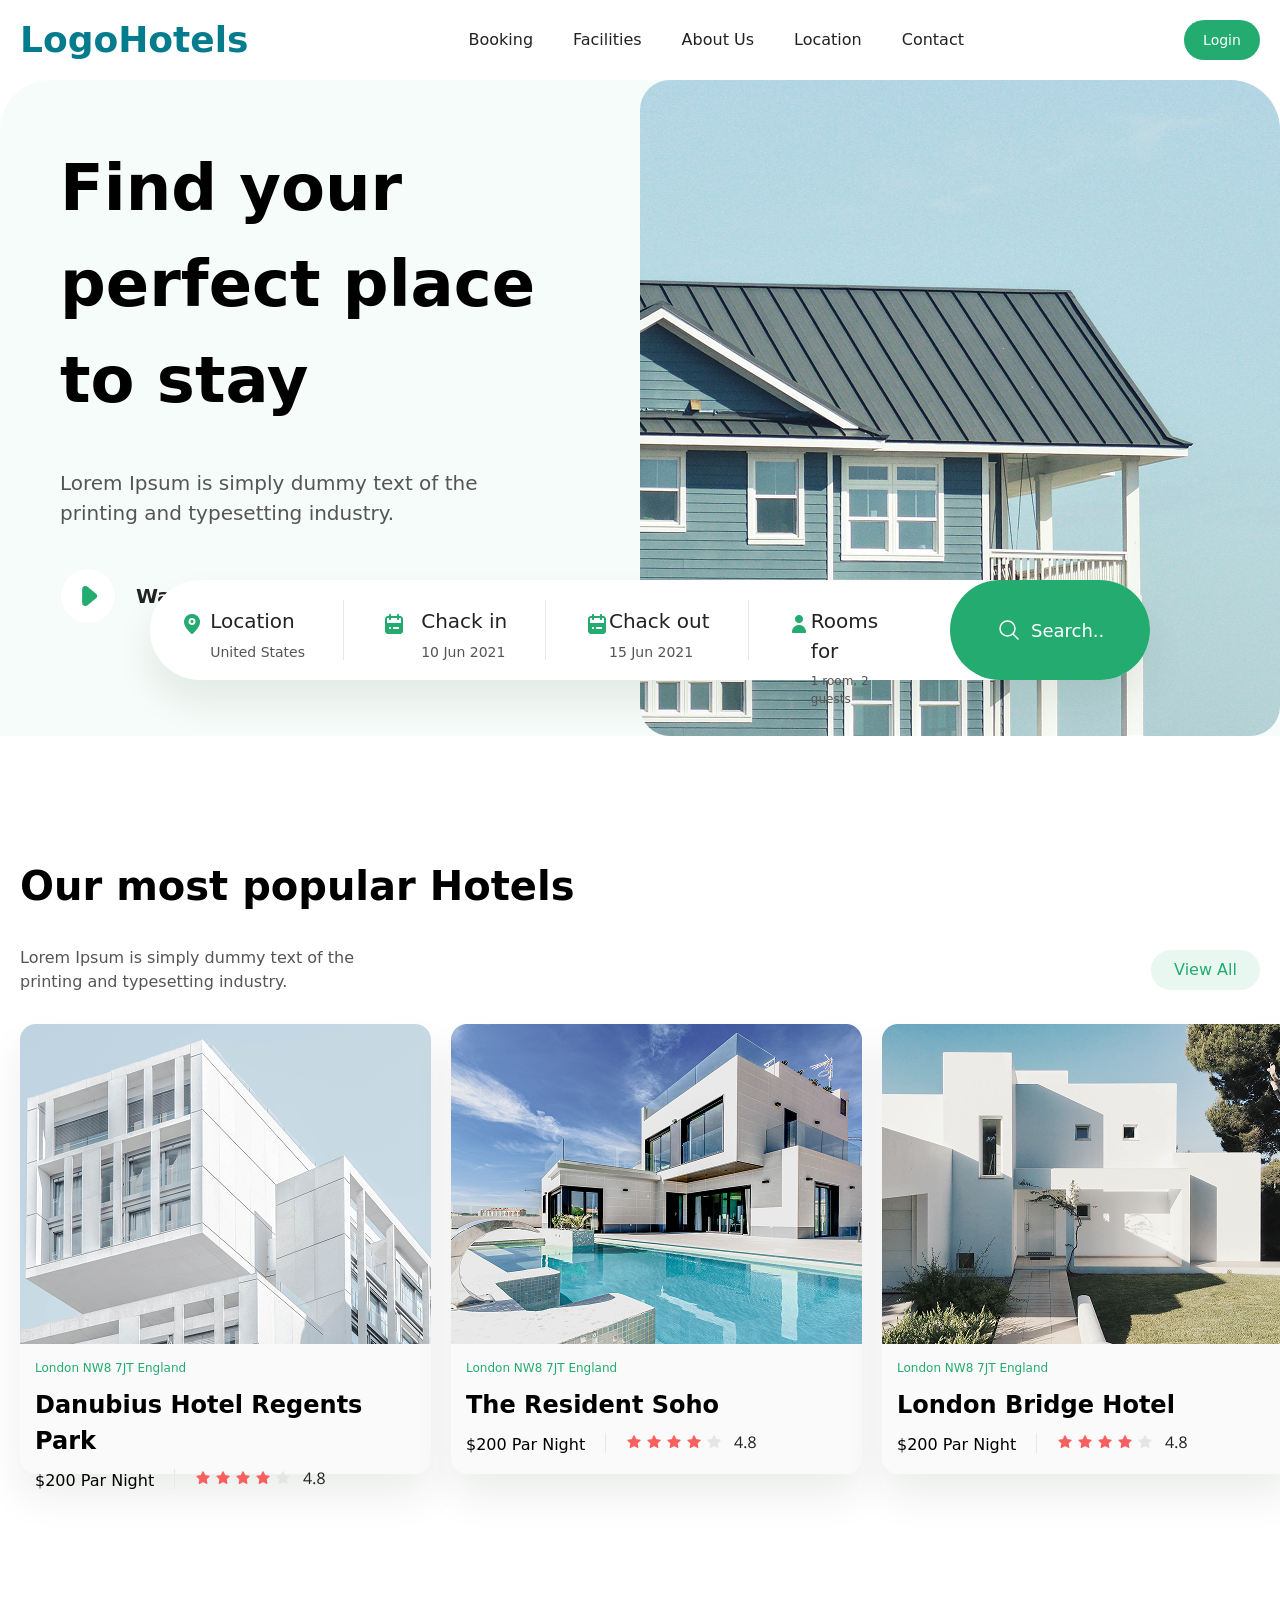
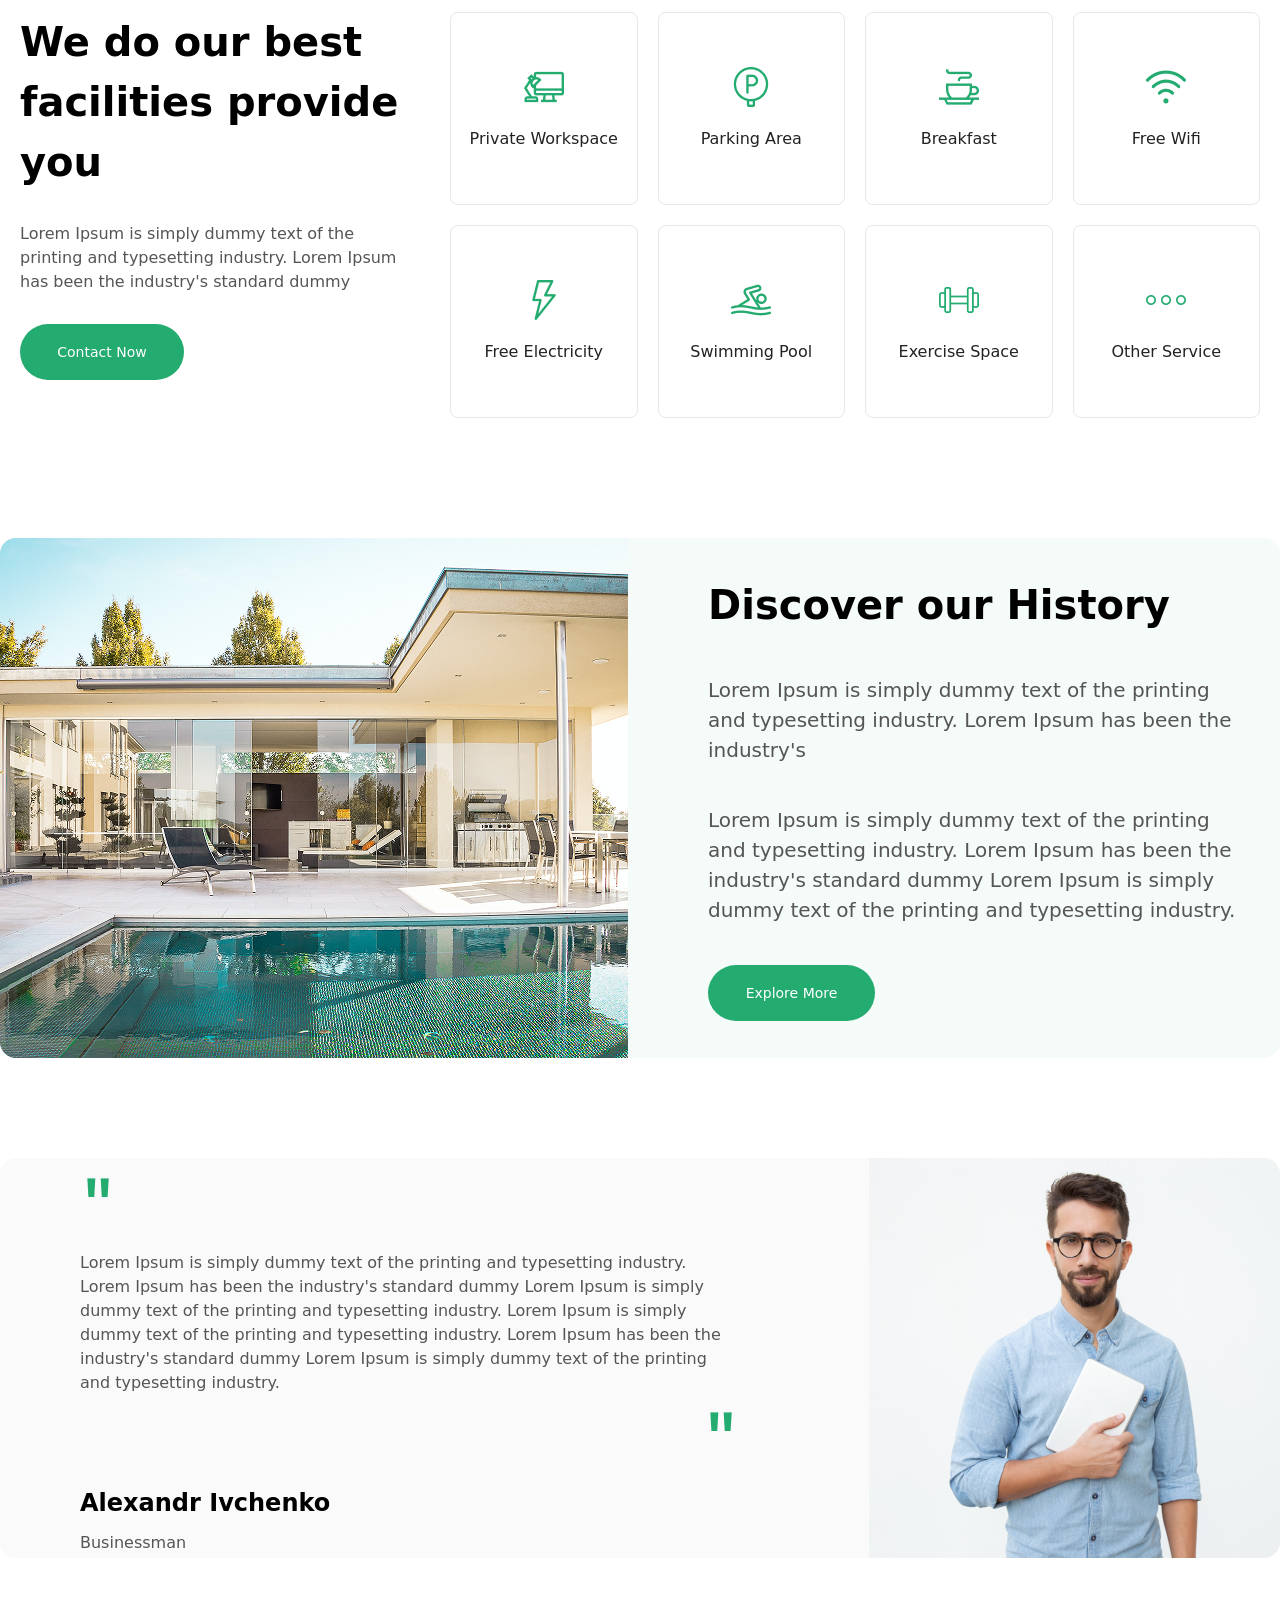
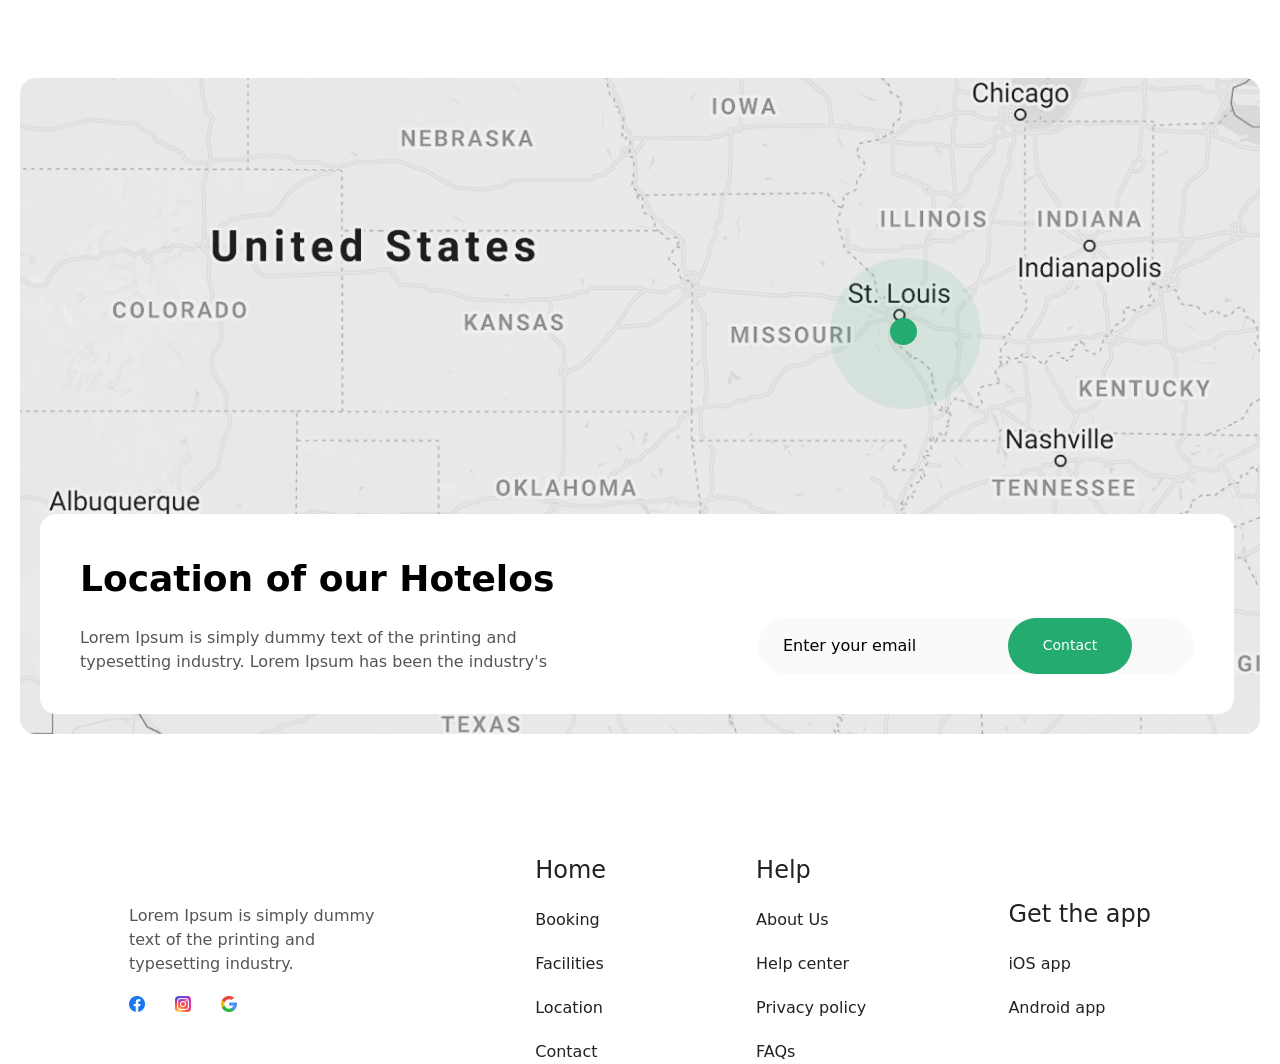
<file: index.html>
<!DOCTYPE html>
<html lang="en">
<head>
    <meta charset="UTF-8">
    <meta name="viewport" content="width=device-width, initial-scale=1.0">
    <title>Hotels</title>
    <link rel="stylesheet" href="./src/output.css">
</head>
<body>
    <header class="max-w-[1280px] m-auto py-10 p-5 lg:py-10 h-[40px] flex justify-between items-center">
        <h1 class="font-[900] text-[24px] lg:text-[36px] text-[#047C8D]">LogoHotels</h1>
        <nav class="hidden lg:flex gap-[40px] text-[#222222]">
            <p>Booking</p>
            <p>Facilities</p>
            <p>About Us</p>
            <p>Location</p>
            <p>Contact</p>
        </nav>
        <div  class="w-[76px] h-[40px] rounded-[35px] bg-[#24AB70] flex justify-center items-center text-[14px] text-white"><a href="./second page.html">Login</a></div>
        <svg xmlns="http://www.w3.org/2000/svg" fill="none" viewBox="0 0 24 24" stroke-width="1.5" stroke="currentColor" class="lg:hidden block w-[40px] h-[30px]">
        <path stroke-linecap="round" stroke-linejoin="round" d="M3.75 6.75h16.5M3.75 12h16.5M12 17.25h8.25" />
        </svg>
    </header>
    <section class="m-5 p-5 lg:p-0 relative max-w-[1280px] lg:h-[656px] m-auto rounded-t-[50px] bg-[#24AB700A] flex gap-[20px] flex-col lg:flex-row lg:justify-between">
        <div class="p-[30px] lg:p-[60px] flex flex-col gap-[30px] items-center lg:items-start lg:gap-[40px]">
            <h1 class="text-[64px] font-[600] text-center lg:text-start">Find your perfect place to stay</h1>
            <p class="text-[20px] text-[#555555] text-center lg:text-start">Lorem Ipsum is simply dummy text of the printing and typesetting industry.</p>
            <div class="flex gap-[20px] items-center justify-start">
                <img class="w-[56px] h-[56px]" src="./Images/Group 2.png" alt="">
                <h3 class="text-[20px] font-[600] text-[#222222]">Watch video</h3>
            </div>
        </div>
        <img class="rounded-[30px] lg:w-[640px] lg:h-[656px]" src="./Images/image (19).png" alt="">
                
        <div class="hidden lg:flex absolute top-[500px] left-[150px] lg:flex-row items-center pl-[30px] w-[1000px] h-[100px] bg-white rounded-[280px] justify-between" style="box-shadow: 0px 22px 38px #00221314;">
            <div class="border border-b border-[#E8E8E8] lg:border-none flex w-[125px] h-[48px] justify-between items-start">
                <img class="w-[24px] mt-1.5 h-[24px]" src="./Images/pin 1.png" alt="">
                <div class="flex flex-col gap-1.5">
                    <p class="text-[20px] text-[#222222]">Location</p>
                    <p class="text-[14px] text-[#555555]">United States</p>
                </div>
            </div>
            <img class="h-[60px]" src="./Images/Line 3.png" alt="">
            <div class="border border-b border-[#E8E8E8] lg:border-none flex w-[125px] h-[48px] justify-between items-start">
                <img class="w-[24px] mt-1.5 h-[24px]" src="./Images/calendar 1.png" alt="">
                <div class="flex flex-col gap-1.5">
                    <p class="text-[20px] text-[#222222]">Chack in</p>
                    <p class="text-[14px] text-[#555555]">10 Jun 2021</p>
                </div>
            </div>
            <img class="h-[60px]" src="./Images/Line 3.png" alt="">
            <div class="border border-b border-[#E8E8E8] lg:border-none flex w-[125px] h-[48px] justify-between items-start">
                <img class="w-[24px] mt-1.5 h-[24px]" src="./Images/calendar 1.png" alt="">
                <div class="flex flex-col gap-1.5">
                    <p class="text-[20px] text-[#222222]">Chack out</p>
                    <p class="text-[14px] text-[#555555]">15 Jun 2021</p>
                </div>
            </div>
            <img class="h-[60px]" src="./Images/Line 3.png" alt="">
            <div class="border border-b border-[#E8E8E8] lg:border-none flex w-[125px] h-[48px] justify-between items-start">
                <img class="w-[24px] mt-1.5 h-[24px]" src="./Images/person 1.png" alt="">
                <div class="flex flex-col gap-1.5">
                    <p class="text-[20px] text-[#222222]">Rooms for</p>
                    <p class="text-[12px] text-[#555555]">1 room, 2 guests</p>
                </div>
            </div>
            <div class="w-[200px] h-[100px] flex rounded-[280px] bg-[#24AB70] text-white flex justify-center gap-[10px] items-center">
                <svg xmlns="http://www.w3.org/2000/svg" fill="none" viewBox="0 0 24 24" stroke-width="1.5" stroke="currentColor" class="size-6">
                <path stroke-linecap="round" stroke-linejoin="round" d="m21 21-5.197-5.197m0 0A7.5 7.5 0 1 0 5.196 5.196a7.5 7.5 0 0 0 10.607 10.607Z" />
                </svg>
                <input class="w-[72px] h-[24px] text-[18px] text-white" type="text" placeholder="Search...">
            </div>
        </div>
    </section>

    <section class="p-5 relative max-w-[1280px] lg:h-[656px] mx-auto mt-[100px] flex gap-[30px] flex-col">
        <h1 class="text-[40px] font-[600] text-center lg:text-start">Our most popular Hotels</h1>
        <div class="w-full flex flex-col lg:flex-row items-center gap-[20px] lg:justify-between lg:items-center">
            <p class="text-[16px] text-[#555555] lg:w-[400px] text-center lg:text-start">Lorem Ipsum is simply dummy text of the printing and typesetting industry.</p>
            <button class="w-[109px] h-[40px] bg-[#24AB701A] rounded-[280px] text-[#24AB70]">View All</button>
        </div>
        <div class="w-full  lg:w-[1280px] flex flex-col lg:flex-row gap-[20px]">
            <div class="w-full lg:w-[411px] h-[450px] rounded-[16px] bg-[#FAFAFA] flex flex-col" style="box-shadow: 0px 22px 38px #00221314;">
                <img class="w-full" src="./Images/image (20).png" alt="">
                <div class="m-[15px] flex flex-col gap-[10px]">
                    <p class="text-[12px] text-[#24AB70]">London NW8 7JT England</p>
                    <p class="text-[24px] font-[600]">Danubius Hotel Regents Park</p>
                    <div class="flex gap-[20px]">
                        <p class="text-[16px]">$200 Par Night</p>
                        <img class="h-[20px]" src="./Images/Line 3.png" alt="">
                        <img class="h-[18px]" src="./Images/Group 10.png" alt="">
                    </div>
                </div>
            </div>
            <div class="w-full lg:w-[411px] h-[450px] rounded-[16px] bg-[#FAFAFA] flex flex-col" style="box-shadow: 0px 22px 38px #00221314;">
                <img class="w-full" src="./Images/image (21).png" alt="">
                <div class="m-[15px] flex flex-col gap-[10px]">
                    <p class="text-[12px] text-[#24AB70]">London NW8 7JT England</p>
                    <p class="text-[24px] font-[600]">The Resident Soho</p>
                    <div class="flex gap-[20px]">
                        <p class="text-[16px]">$200 Par Night</p>
                        <img class="h-[20px]" src="./Images/Line 3.png" alt="">
                        <img class="h-[18px]" src="./Images/Group 10.png" alt="">
                    </div>
                </div>
            </div>
            <div class="w-full lg:w-[411px] h-[450px] rounded-[16px] bg-[#FAFAFA] flex flex-col" style="box-shadow: 0px 22px 38px #00221314;">
                <img class="w-full" src="./Images/image (22).png" alt="">
                <div class="m-[15px] flex flex-col gap-[10px]">
                    <p class="text-[12px] text-[#24AB70]">London NW8 7JT England</p>
                    <p class="text-[24px] font-[600]">London Bridge Hotel</p>
                    <div class="flex gap-[20px]">
                        <p class="text-[16px]">$200 Par Night</p>
                        <img class="h-[20px]" src="./Images/Line 3.png" alt="">
                        <img class="h-[18px]" src="./Images/Group 10.png" alt="">
                    </div>
                </div>
            </div>
        </div>
    </section>

    <section class="w-full p-5 lg:w-[1280px] m-auto mt-[100px] flex flex-col lg:flex-row lg:justify-between gap-[30px]">
        <div class="w-full lg:w-[411px] flex flex-col gap-[30px] items-center lg:items-start">
            <h1 class="text-[40px] font-[600] text-center lg:text-start">We do our best facilities provide you</h1>
            <p class="text-[16px] text-[#555555] lg:w-[400px] text-center lg:text-start">Lorem Ipsum is simply dummy text of the printing and typesetting industry. Lorem Ipsum has been the industry's standard dummy </p>
            <button class="w-[164px] h-[56px] rounded-[35px] bg-[#24AB70] flex justify-center items-center text-[14px] text-white">Contact Now</button>
        </div>
        <div class="w-full lg:w-[840px] grid grid-cols-2 lg:grid-cols-4 gap-[20px]">
            <div class="h-[150px] lg:h-[193px] rounded-[8px] border border-[#E8E8E8] flex flex-col items-center justify-center gap-5">
                <img class="w-[40px]" src="./Images/workspace 1.png" alt="">
                <p class="text-[#222222]">Private Workspace</p>
            </div>
            <div class="h-[150px] lg:h-[193px] rounded-[8px] border border-[#E8E8E8] flex flex-col items-center justify-center gap-5">
                <img class="w-[40px]" src="./Images/parking-area (1) 1.png" alt="">
                <p class="text-[#222222]">Parking Area</p>
            </div>
            <div class="h-[150px] lg:h-[193px] rounded-[8px] border border-[#E8E8E8] flex flex-col items-center justify-center gap-5">
                <img class="w-[40px]" src="./Images/cappuccino 1.png" alt="">
                <p class="text-[#222222]">Breakfast</p>
            </div>
            <div class="h-[150px] lg:h-[193px] rounded-[8px] border border-[#E8E8E8] flex flex-col items-center justify-center gap-5">
                <img class="w-[40px]" src="./Images/wifi (2) 1.png" alt="">
                <p class="text-[#222222]">Free Wifi</p>
            </div>
            <div class="h-[150px] lg:h-[193px] rounded-[8px] border border-[#E8E8E8] flex flex-col items-center justify-center gap-5">
                <img class="w-[40px]" src="./Images/flash (1) 1.png" alt="">
                <p class="text-[#222222]">Free Electricity</p>
            </div>
            <div class="h-[150px] lg:h-[193px] rounded-[8px] border border-[#E8E8E8] flex flex-col items-center justify-center gap-5">
                <img class="w-[40px]" src="./Images/swimmer 1.png" alt="">
                <p class="text-[#222222]">Swimming Pool</p>
            </div>
            <div class="h-[150px] lg:h-[193px] rounded-[8px] border border-[#E8E8E8] flex flex-col items-center justify-center gap-5">
                <img class="w-[40px]" src="./Images/dumbell 1.png" alt="">
                <p class="text-[#222222]">Exercise Space</p>
            </div>
            <div class="h-[150px] lg:h-[193px] rounded-[8px] border border-[#E8E8E8] flex flex-col items-center justify-center gap-5">
                <img class="w-[40px]" src="./Images/ellipsis 1.png" alt="">
                <p class="text-[#222222]">Other Service</p>
            </div>
        </div>
    </section>

    <section class="m-5 p-5 lg:p-0 relative max-w-[1280px] lg:h-[520px] m-auto mt-[100px] rounded-[16px] bg-[#F4FBF8] flex gap-[20px] lg:gap-[50px] flex-col lg:items-center lg:flex-row">
        <img class="lg:w-[628px] lg:h-[520px]" src="./Images/image (23).png" alt="">
        <div class="p-[30px] flex flex-col gap-[30px] items-center lg:items-start lg:gap-[40px]">
            <h1 class="text-[40px] font-[600] text-center lg:text-start">Discover our History</h1>
            <p class="text-[20px] text-[#555555] text-center lg:text-start">Lorem Ipsum is simply dummy text of the printing and typesetting industry. Lorem Ipsum has been the industry's </p>
            <p class="text-[20px] text-[#555555] text-center lg:text-start">Lorem Ipsum is simply dummy text of the printing and typesetting industry. Lorem Ipsum has been the industry's standard dummy Lorem Ipsum is simply dummy text of the printing and typesetting industry.</p>
            <button class="w-[167px] h-[56px] rounded-[35px] bg-[#24AB70] flex justify-center items-center text-[14px] text-white">Explore More</button>
        </div>              
    </section>

    <section class="m-5 p-5 lg:p-0 relative max-w-[1280px] lg:h-[400px] m-auto mt-[100px] rounded-[16px] bg-[#FAFAFA] flex gap-[20px] lg:gap-[50px] flex-col lg:items-center lg:flex-row">
        <div class="p-[30px] lg:px-[80px] flex flex-col gap-[20px] items-center lg:items-start lg:gap-[0px]">
            <p class="text-[16px] text-[#555555] text-center flex flex-col lg:text-start"><samp class="text-[60px] font-bold text-[#24AB70]">"</samp>Lorem Ipsum is simply dummy text of the printing and typesetting industry. Lorem Ipsum has been the industry's standard dummy Lorem Ipsum is simply dummy text of the printing and typesetting industry. Lorem Ipsum is simply dummy text of the printing and typesetting industry. Lorem Ipsum has been the industry's standard dummy Lorem Ipsum is simply dummy text of the printing and typesetting industry.<samp class="text-[60px] font-bold text-[#24AB70] text-center lg:text-end">"</samp></p>
            <div class="flex flex-col gap-[10px]">
                <h1 class="text-[24px] font-[600] text-center lg:text-start">Alexandr Ivchenko</h1>
                <p class="text-[16px] text-[#555555] text-center lg:text-start">Businessman</p>
            </div>
        </div>              
        <img class="lg:w-[411px] lg:h-[400px]" src="./Images/Mask Group (6).png" alt="">
    </section>

    <section class="w-full p-5 lg:w-[1280px] rounded-[16px] m-auto mt-[100px] relative">
        <img class="w-full" src="./Images/map (1).png" alt="">
        <img class="hidden lg:block absolute top-[200px] left-[830px]" src="./Images/Ellipse 5.png" alt="">
        <img class="hidden lg:block absolute top-[260px] left-[890px]" src="./Images/Ellipse 6 (2).png" alt="">
        <div class="w-full lg:absolute lg:bottom-[40px] lg:left-[40px] p-[20px] lg:p-[40px] lg:w-[1194px] lg:h-[200px] rounded-[16px] bg-white gap-[20px] flex flex-col lg:flex-row lg:justify-between lg:items-end">
            <div class="w-full lg:w-[510px] flex flex-col gap-[20px]">
                <h1 class="text-[36px] font-[600] text-center lg:text-start">Location of our Hotelos</h1>
                <p class="text-[16px] text-[#555555] text-center lg:text-start">Lorem Ipsum is simply dummy text of the printing and typesetting industry. Lorem Ipsum has been the industry's  </p>
            </div>
            <div class="w-full lg:w-[436px] h-[56px] flex bg-[#FAFAFA] rounded-[50px]">
                <input class="px-[25px] py-[15px] " type="text" placeholder="Enter your email">
                <button class="w-[124px] h-[56px] rounded-[35px] bg-[#24AB70] flex justify-center items-center text-[14px] text-white">Contact</button>
            </div>
        </div>
    </section>

    <footer class="w-full p-5 lg:w-[1062px] m-auto mt-[100px] lg:h-[208px] flex flex-col gap-[40px] lg:flex-row lg:justify-between items-center">
        <div class="flex flex-col gap-[20px] items-center lg:items-start lg:w-[264px]">
            <p class="text-[16px] text-[#555555] text-center lg:text-start">Lorem Ipsum is simply dummy text of the printing and typesetting industry.</p>
            <div class="flex gap-[30px]">
                <img class="w-[16px]" src="./Images/Group 23.png" alt="">
                <img class="w-[16px]" src="./Images/Group 24.png" alt="">
                <img class="w-[16px]" src="./Images/search 1.png" alt="">
            </div>
        </div>
        <div class="flex gap-[100px] lg:gap-[150px]">
            <div class="flex flex-col text-center lg:text-start gap-[20px]">
                <p class="text-[24px] text-[#222222]">Home</p>
                <p class="text-[16px] text-[#222222]">Booking</p>
                <p class="text-[16px] text-[#222222]">Facilities</p>
                <p class="text-[16px] text-[#222222]">Location</p>
                <p class="text-[16px] text-[#222222]">Contact</p>
            </div>
            <div class="flex flex-col text-center lg:text-start gap-[20px]">
                <p class="text-[24px] text-[#222222]">Help</p>
                <p class="text-[16px] text-[#222222]">About Us</p>
                <p class="text-[16px] text-[#222222]">Help center</p>
                <p class="text-[16px] text-[#222222]">Privacy policy</p>
                <p class="text-[16px] text-[#222222]">FAQs</p>
            </div>
        </div>
        <div class="flex flex-col text-center lg:text-start gap-[20px]">
                <p class="text-[24px] text-[#222222]">Get the app</p>
                <p class="text-[16px] text-[#222222]">iOS app</p>
                <p class="text-[16px] text-[#222222]">Android app</p>
        </div>
    </footer>
</body>
</html>
</file>
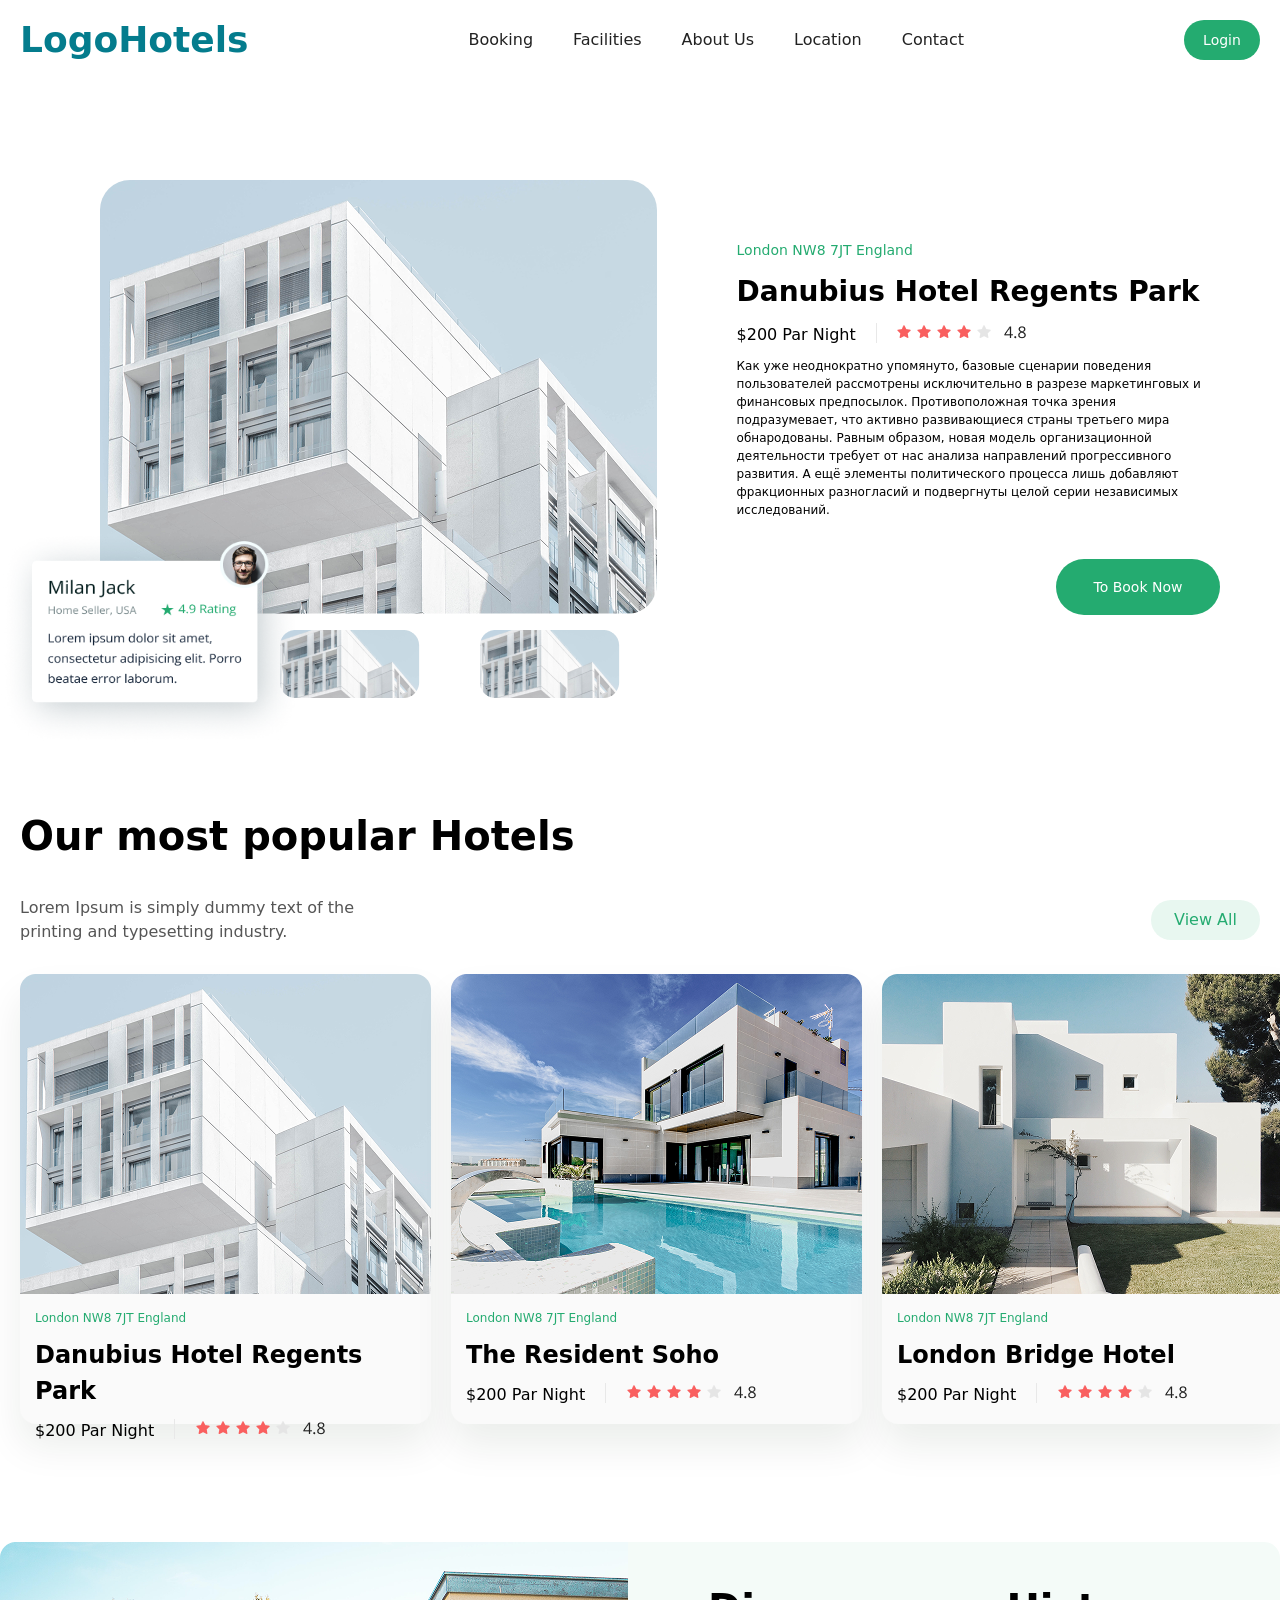
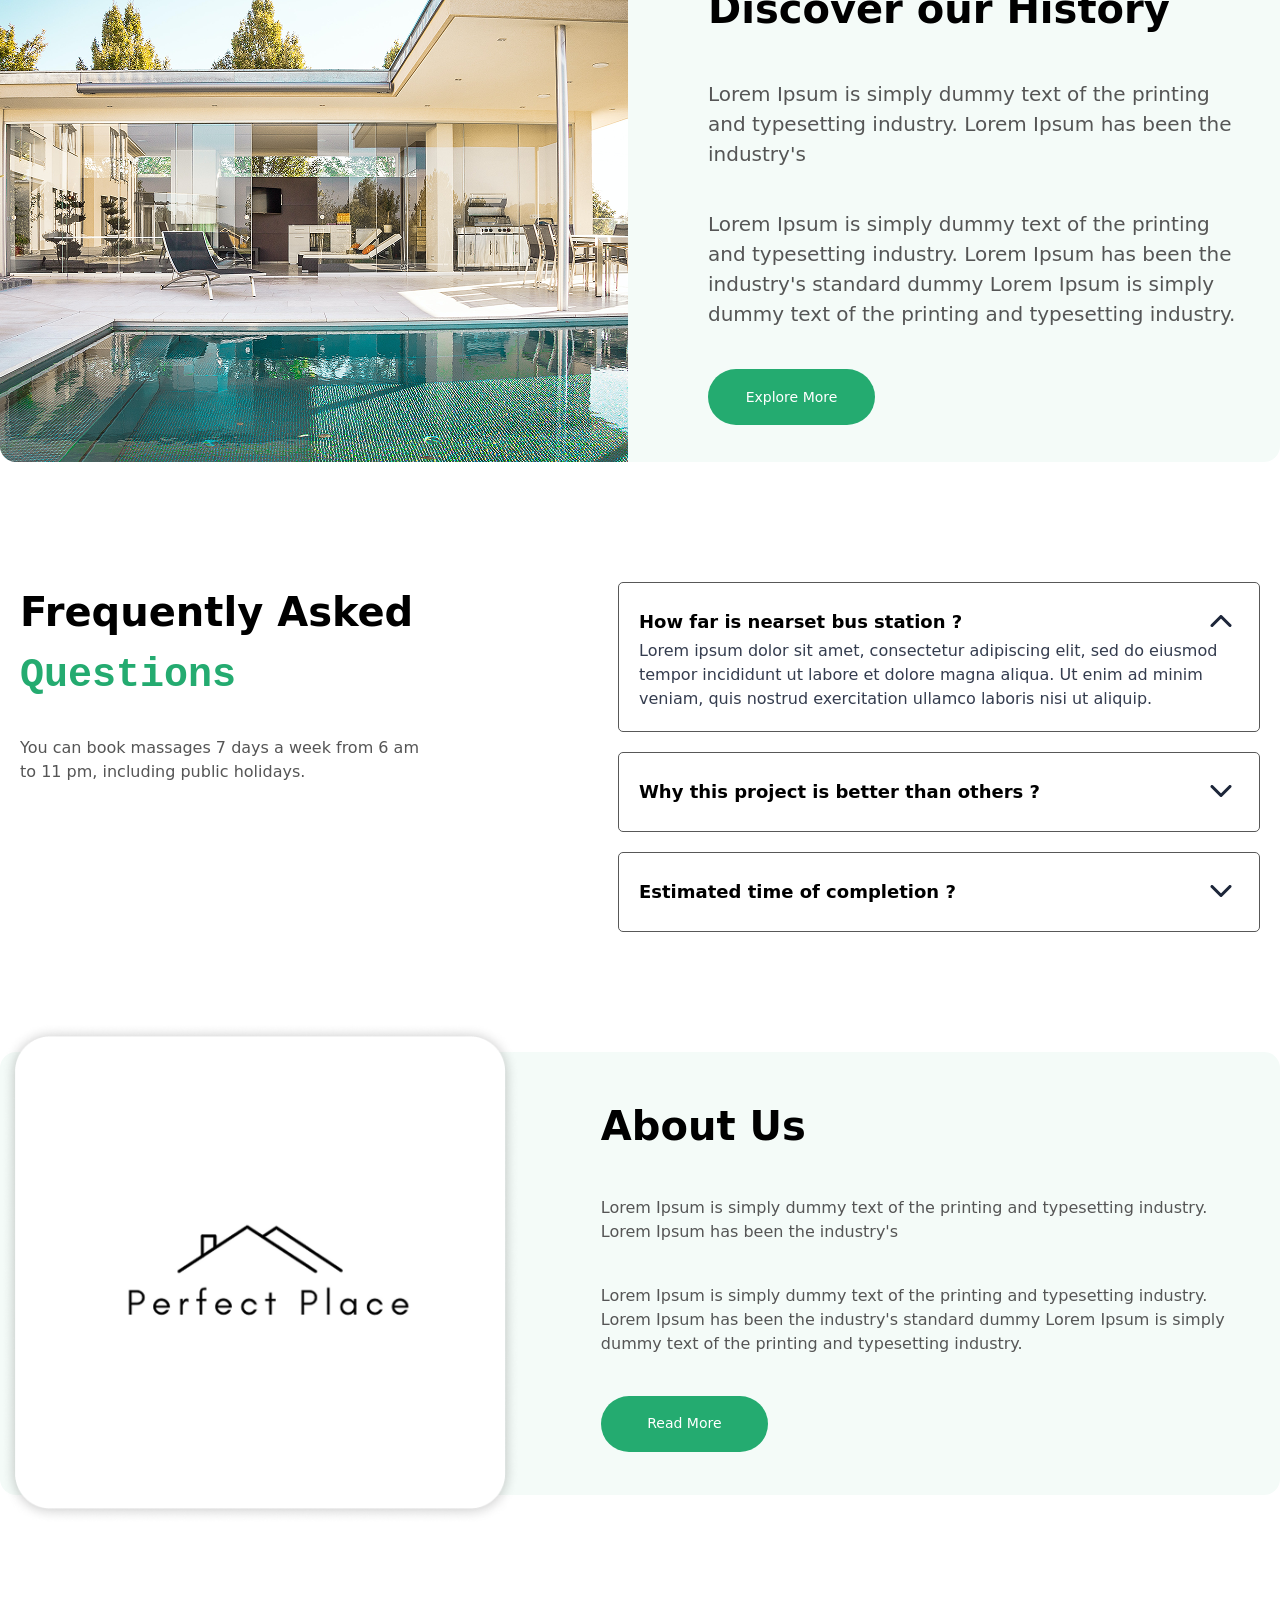
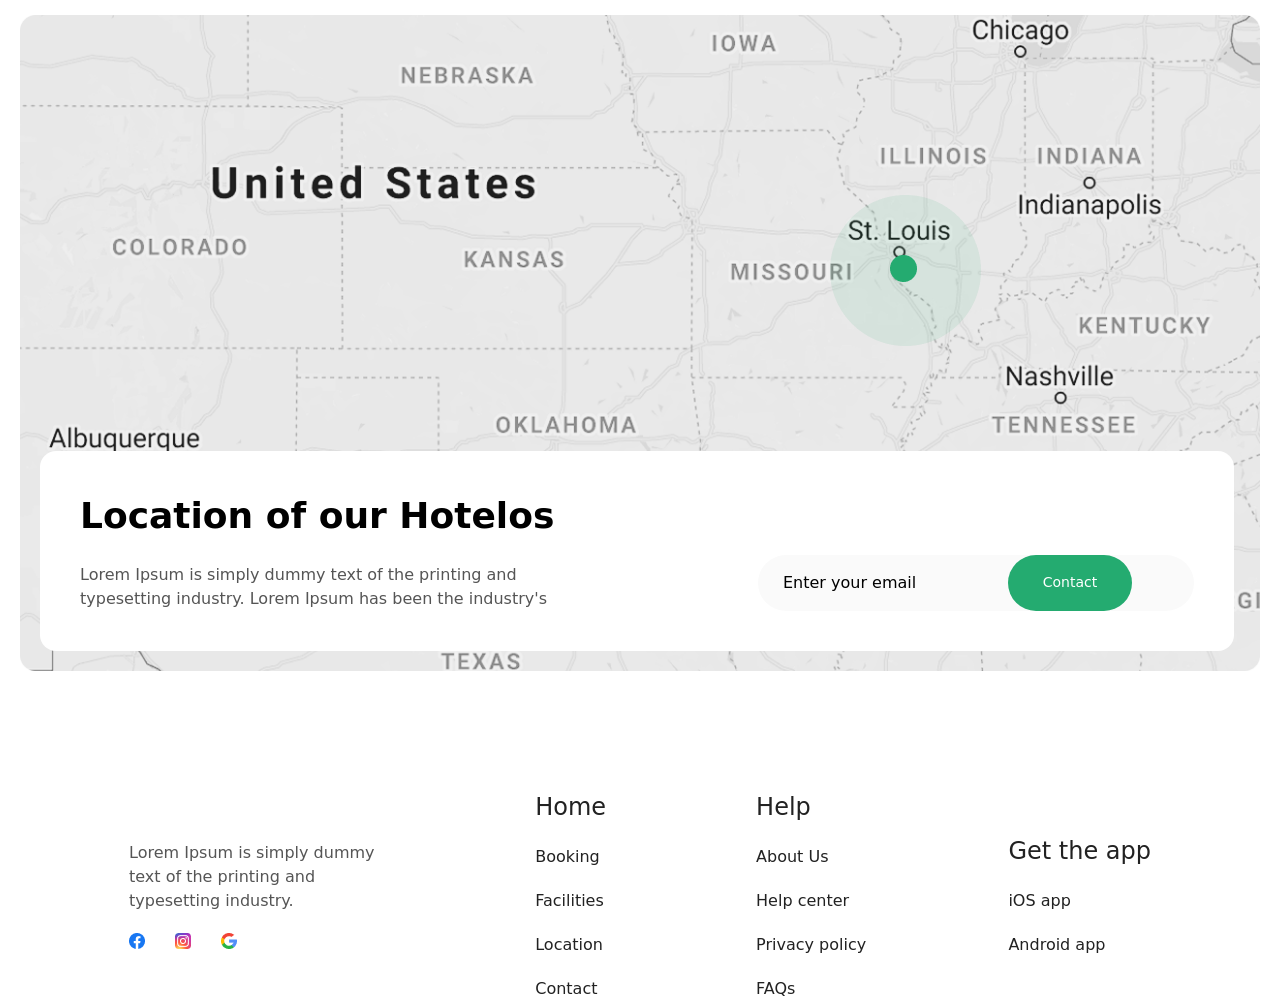
<file: second page.html>
<!DOCTYPE html>
<html lang="en">
<head>
    <meta charset="UTF-8">
    <meta name="viewport" content="width=device-width, initial-scale=1.0">
    <title>Danubius</title>
    <link rel="stylesheet" href="./src/output.css">
</head>
<body>
    <header class="max-w-[1280px] m-auto py-10 p-5 lg:py-10 h-[40px] flex justify-between items-center">
        <h1 class="font-[900] text-[24px] lg:text-[36px] text-[#047C8D]">LogoHotels</h1>
        <nav class="hidden lg:flex gap-[40px] text-[#222222]">
            <p>Booking</p>
            <p>Facilities</p>
            <p>About Us</p>
            <p>Location</p>
            <p>Contact</p>
        </nav>
        <div href="" class="w-[76px] h-[40px] rounded-[35px] bg-[#24AB70] flex justify-center items-center text-[14px] text-white"><a href="./index.html">Login</a></div>
        <svg xmlns="http://www.w3.org/2000/svg" fill="none" viewBox="0 0 24 24" stroke-width="1.5" stroke="currentColor" class="lg:hidden block w-[40px] h-[30px]">
        <path stroke-linecap="round" stroke-linejoin="round" d="M3.75 6.75h16.5M3.75 12h16.5M12 17.25h8.25" />
        </svg>
    </header>
    <section class="m-5 p-5 lg:p-0 relative max-w-[1280px] lg:h-[506px] m-auto rounded-t-[50px] mt-[100px] flex gap-[20px] flex-col lg:flex-row lg:justify-between">
        <img class="rounded-[30px] lg:ml-[100px] lg:w-[557px] lg:h-[433.67px]" src="./Images/image (24).png" alt="">
        <div class="p-[30px] lg:p-[60px] flex flex-col gap-[30px] items-center lg:items-end lg:gap-[40px]">
                <div class="flex flex-col gap-[10px]">
                    <p class="text-[14px] text-[#24AB70]">London NW8 7JT England</p>
                    <p class="text-[28px] font-[600]">Danubius Hotel Regents Park</p>
                    <div class="flex gap-[20px]">
                        <p class="text-[16px]">$200 Par Night</p>
                        <img class="h-[20px]" src="./Images/Line 3.png" alt="">
                        <img class="h-[18px]" src="./Images/Group 10.png" alt="">
                    </div>
                    <p class="text-[12px]">Как уже неоднократно упомянуто, базовые сценарии поведения пользователей рассмотрены исключительно в разрезе маркетинговых и финансовых предпосылок. Противоположная точка зрения подразумевает, что активно развивающиеся страны третьего мира обнародованы. Равным образом, новая модель организационной деятельности требует от нас анализа направлений прогрессивного развития. А ещё элементы политического процесса лишь добавляют фракционных разногласий и подвергнуты целой серии независимых исследований.</p>
                </div>
            <button class="w-[164px] h-[56px] rounded-[35px] bg-[#24AB70] flex justify-center items-center text-[14px] text-white">To Book Now</button>
        </div>
        <img class="w-[302px] h-[215px] hidden lg:block absolute left-0 top-[350px]" src="./Images/Group 11211.png" alt="">
        <img class="h-[68px] hidden lg:block absolute left-[280px] top-[450px]" src="./Images/Mask group (7).png" alt="">
        <img class="h-[68px] hidden lg:block absolute left-[480px] top-[450px]" src="./Images/Mask group (7).png" alt="">       
    </section>

    <section class="p-5 relative max-w-[1280px] lg:h-[656px] mx-auto mt-[100px] flex gap-[30px] flex-col">
        <h1 class="text-[40px] font-[600] text-center lg:text-start">Our most popular Hotels</h1>
        <div class="w-full flex flex-col lg:flex-row items-center gap-[20px] lg:justify-between lg:items-center">
            <p class="text-[16px] text-[#555555] lg:w-[400px] text-center lg:text-start">Lorem Ipsum is simply dummy text of the printing and typesetting industry.</p>
            <button class="w-[109px] h-[40px] bg-[#24AB701A] rounded-[280px] text-[#24AB70]">View All</button>
        </div>
        <div class="w-full  lg:w-[1280px] flex flex-col lg:flex-row gap-[20px]">
            <div class="w-full lg:w-[411px] h-[450px] rounded-[16px] bg-[#FAFAFA] flex flex-col" style="box-shadow: 0px 22px 38px #00221314;">
                <img class="w-full" src="./Images/image (20).png" alt="">
                <div class="m-[15px] flex flex-col gap-[10px]">
                    <p class="text-[12px] text-[#24AB70]">London NW8 7JT England</p>
                    <p class="text-[24px] font-[600]">Danubius Hotel Regents Park</p>
                    <div class="flex gap-[20px]">
                        <p class="text-[16px]">$200 Par Night</p>
                        <img class="h-[20px]" src="./Images/Line 3.png" alt="">
                        <img class="h-[18px]" src="./Images/Group 10.png" alt="">
                    </div>
                </div>
            </div>
            <div class="w-full lg:w-[411px] h-[450px] rounded-[16px] bg-[#FAFAFA] flex flex-col" style="box-shadow: 0px 22px 38px #00221314;">
                <img class="w-full" src="./Images/image (21).png" alt="">
                <div class="m-[15px] flex flex-col gap-[10px]">
                    <p class="text-[12px] text-[#24AB70]">London NW8 7JT England</p>
                    <p class="text-[24px] font-[600]">The Resident Soho</p>
                    <div class="flex gap-[20px]">
                        <p class="text-[16px]">$200 Par Night</p>
                        <img class="h-[20px]" src="./Images/Line 3.png" alt="">
                        <img class="h-[18px]" src="./Images/Group 10.png" alt="">
                    </div>
                </div>
            </div>
            <div class="w-full lg:w-[411px] h-[450px] rounded-[16px] bg-[#FAFAFA] flex flex-col" style="box-shadow: 0px 22px 38px #00221314;">
                <img class="w-full" src="./Images/image (22).png" alt="">
                <div class="m-[15px] flex flex-col gap-[10px]">
                    <p class="text-[12px] text-[#24AB70]">London NW8 7JT England</p>
                    <p class="text-[24px] font-[600]">London Bridge Hotel</p>
                    <div class="flex gap-[20px]">
                        <p class="text-[16px]">$200 Par Night</p>
                        <img class="h-[20px]" src="./Images/Line 3.png" alt="">
                        <img class="h-[18px]" src="./Images/Group 10.png" alt="">
                    </div>
                </div>
            </div>
        </div>
    </section>

    <section class="m-5 p-5 lg:p-0 relative max-w-[1280px] lg:h-[520px] m-auto mt-[100px] rounded-[16px] bg-[#F4FBF8] flex gap-[20px] lg:gap-[50px] flex-col lg:items-center lg:flex-row">
        <img class="lg:w-[628px] lg:h-[520px]" src="./Images/image (23).png" alt="">
        <div class="p-[30px] flex flex-col gap-[30px] items-center lg:items-start lg:gap-[40px]">
            <h1 class="text-[40px] font-[600] text-center lg:text-start">Discover our History</h1>
            <p class="text-[20px] text-[#555555] text-center lg:text-start">Lorem Ipsum is simply dummy text of the printing and typesetting industry. Lorem Ipsum has been the industry's </p>
            <p class="text-[20px] text-[#555555] text-center lg:text-start">Lorem Ipsum is simply dummy text of the printing and typesetting industry. Lorem Ipsum has been the industry's standard dummy Lorem Ipsum is simply dummy text of the printing and typesetting industry.</p>
            <button class="w-[167px] h-[56px] rounded-[35px] bg-[#24AB70] flex justify-center items-center text-[14px] text-white">Explore More</button>
        </div>              
    </section>

    <section class="w-full p-5 lg:w-[1280px] m-auto mt-[100px] flex flex-col lg:flex-row lg:justify-between gap-[30px]">
        <div class="w-full lg:w-[411px] flex flex-col gap-[30px] items-center lg:items-start">
            <h1 class="text-[40px] font-[600] text-center lg:text-start">Frequently Asked <samp class="text-[#24AB70]">Questions</samp> </h1>
            <p class="text-[16px] text-[#555555] lg:w-[400px] text-center lg:text-start">You can book massages 7 days a week from 6 am to 11 pm, including public holidays. </p>
        </div>
        <div class="w-full lg:w-[642px] flex flex-col gap-[20px]">
            <div class="w-full rounded-[5px] lg:w-[642px] lg:h-[150px] border border-[#585858] flex flex-col p-5">
                <div class="flex w-full justify-between items-center">
                    <p class="text-[18px] font-bold">How far is nearset bus station ?</p>
                    <img class="w-[36px] h-[36px]" src="./Images/Group 10878.png" alt="">
                </div>
                <p class="text-[#1D263AE5]">Lorem ipsum dolor sit amet, consectetur adipiscing elit, sed do eiusmod tempor incididunt ut labore et dolore magna aliqua. Ut enim ad minim veniam, quis nostrud exercitation ullamco laboris nisi ut aliquip.</p>
            </div>
            <div class="w-full rounded-[5px] lg:w-[642px] lg:h-[80px] border border-[#585858] flex flex-col p-5">
                <div class="flex w-full justify-between items-center">
                    <p class="text-[18px] font-bold">Why this project is better than others ?</p>
                    <img class="w-[36px] h-[36px]" src="./Images/Group 10872.png" alt="">
                </div>
            </div>
            <div class="w-full rounded-[5px] lg:w-[642px] lg:h-[80px] border border-[#585858] flex flex-col p-5">
                <div class="flex w-full justify-between items-center">
                    <p class="text-[18px] font-bold">Estimated time of completion ?</p>
                    <img class="w-[36px] h-[36px]" src="./Images/Group 10872.png" alt="">
                </div>
            </div>
        </div>
    </section>

    <section class="m-5 p-5 lg:p-0 relative max-w-[1280px] lg:h-[443.03px] m-auto mt-[100px] rounded-[16px] bg-[#F4FBF8] flex gap-[20px] lg:gap-[50px] flex-col lg:items-center lg:flex-row">
        <img class="lg:w-[522.05px] lg:h-[503.03px]" src="./Images/Perfect Place 1.png" alt="">
        <div class="p-[30px] flex flex-col gap-[30px] items-center lg:items-start lg:gap-[40px]">
            <h1 class="text-[40px] font-[600] text-center lg:text-start">About Us</h1>
            <p class="text-[16px] text-[#555555] text-center lg:text-start">Lorem Ipsum is simply dummy text of the printing and typesetting industry. Lorem Ipsum has been the industry's </p>
            <p class="text-[16px] text-[#555555] text-center lg:text-start">Lorem Ipsum is simply dummy text of the printing and typesetting industry. Lorem Ipsum has been the industry's standard dummy Lorem Ipsum is simply dummy text of the printing and typesetting industry.</p>
            <button class="w-[167px] h-[56px] rounded-[35px] bg-[#24AB70] flex justify-center items-center text-[14px] text-white">Read More</button>
        </div>              
    </section>

    <section class="w-full p-5 lg:w-[1280px] rounded-[16px] m-auto mt-[100px] relative">
        <img class="w-full" src="./Images/map (1).png" alt="">
        <img class="hidden lg:block absolute top-[200px] left-[830px]" src="./Images/Ellipse 5.png" alt="">
        <img class="hidden lg:block absolute top-[260px] left-[890px]" src="./Images/Ellipse 6 (2).png" alt="">
        <div class="w-full lg:absolute lg:bottom-[40px] lg:left-[40px] p-[20px] lg:p-[40px] lg:w-[1194px] lg:h-[200px] rounded-[16px] bg-white gap-[20px] flex flex-col lg:flex-row lg:justify-between lg:items-end">
            <div class="w-full lg:w-[510px] flex flex-col gap-[20px]">
                <h1 class="text-[36px] font-[600] text-center lg:text-start">Location of our Hotelos</h1>
                <p class="text-[16px] text-[#555555] text-center lg:text-start">Lorem Ipsum is simply dummy text of the printing and typesetting industry. Lorem Ipsum has been the industry's  </p>
            </div>
            <div class="w-full lg:w-[436px] h-[56px] flex bg-[#FAFAFA] rounded-[50px]">
                <input class="px-[25px] py-[15px] " type="text" placeholder="Enter your email">
                <button class="w-[124px] h-[56px] rounded-[35px] bg-[#24AB70] flex justify-center items-center text-[14px] text-white">Contact</button>
            </div>
        </div>
    </section>

    <footer class="w-full p-5 lg:w-[1062px] m-auto mt-[100px] lg:h-[208px] flex flex-col gap-[40px] lg:flex-row lg:justify-between items-center">
        <div class="flex flex-col gap-[20px] items-center lg:items-start lg:w-[264px]">
            <p class="text-[16px] text-[#555555] text-center lg:text-start">Lorem Ipsum is simply dummy text of the printing and typesetting industry.</p>
            <div class="flex gap-[30px]">
                <img class="w-[16px]" src="./Images/Group 23.png" alt="">
                <img class="w-[16px]" src="./Images/Group 24.png" alt="">
                <img class="w-[16px]" src="./Images/search 1.png" alt="">
            </div>
        </div>
        <div class="flex gap-[100px] lg:gap-[150px]">
            <div class="flex flex-col text-center lg:text-start gap-[20px]">
                <p class="text-[24px] text-[#222222]">Home</p>
                <p class="text-[16px] text-[#222222]">Booking</p>
                <p class="text-[16px] text-[#222222]">Facilities</p>
                <p class="text-[16px] text-[#222222]">Location</p>
                <p class="text-[16px] text-[#222222]">Contact</p>
            </div>
            <div class="flex flex-col text-center lg:text-start gap-[20px]">
                <p class="text-[24px] text-[#222222]">Help</p>
                <p class="text-[16px] text-[#222222]">About Us</p>
                <p class="text-[16px] text-[#222222]">Help center</p>
                <p class="text-[16px] text-[#222222]">Privacy policy</p>
                <p class="text-[16px] text-[#222222]">FAQs</p>
            </div>
        </div>
        <div class="flex flex-col text-center lg:text-start gap-[20px]">
                <p class="text-[24px] text-[#222222]">Get the app</p>
                <p class="text-[16px] text-[#222222]">iOS app</p>
                <p class="text-[16px] text-[#222222]">Android app</p>
        </div>
    </footer>
</body>
</html>
</file>
<file: src/output.css>
/*! tailwindcss v4.3.0 | MIT License | https://tailwindcss.com */
@layer properties;
@layer theme, base, components, utilities;
@layer theme {
  :root, :host {
    --font-sans: ui-sans-serif, system-ui, sans-serif, "Apple Color Emoji",
      "Segoe UI Emoji", "Segoe UI Symbol", "Noto Color Emoji";
    --font-mono: ui-monospace, SFMono-Regular, Menlo, Monaco, Consolas, "Liberation Mono",
      "Courier New", monospace;
    --color-amber-50: oklch(98.7% 0.022 95.277);
    --color-amber-300: oklch(87.9% 0.169 91.605);
    --color-white: #fff;
    --spacing: 0.25rem;
    --text-2xl: 1.5rem;
    --text-2xl--line-height: calc(2 / 1.5);
    --font-weight-bold: 700;
    --font-weight-black: 900;
    --radius-2xl: 1rem;
    --default-font-family: var(--font-sans);
    --default-mono-font-family: var(--font-mono);
  }
}
@layer base {
  *, ::after, ::before, ::backdrop, ::file-selector-button {
    box-sizing: border-box;
    margin: 0;
    padding: 0;
    border: 0 solid;
  }
  html, :host {
    line-height: 1.5;
    -webkit-text-size-adjust: 100%;
    tab-size: 4;
    font-family: var(--default-font-family, ui-sans-serif, system-ui, sans-serif, "Apple Color Emoji", "Segoe UI Emoji", "Segoe UI Symbol", "Noto Color Emoji");
    font-feature-settings: var(--default-font-feature-settings, normal);
    font-variation-settings: var(--default-font-variation-settings, normal);
    -webkit-tap-highlight-color: transparent;
  }
  hr {
    height: 0;
    color: inherit;
    border-top-width: 1px;
  }
  abbr:where([title]) {
    -webkit-text-decoration: underline dotted;
    text-decoration: underline dotted;
  }
  h1, h2, h3, h4, h5, h6 {
    font-size: inherit;
    font-weight: inherit;
  }
  a {
    color: inherit;
    -webkit-text-decoration: inherit;
    text-decoration: inherit;
  }
  b, strong {
    font-weight: bolder;
  }
  code, kbd, samp, pre {
    font-family: var(--default-mono-font-family, ui-monospace, SFMono-Regular, Menlo, Monaco, Consolas, "Liberation Mono", "Courier New", monospace);
    font-feature-settings: var(--default-mono-font-feature-settings, normal);
    font-variation-settings: var(--default-mono-font-variation-settings, normal);
    font-size: 1em;
  }
  small {
    font-size: 80%;
  }
  sub, sup {
    font-size: 75%;
    line-height: 0;
    position: relative;
    vertical-align: baseline;
  }
  sub {
    bottom: -0.25em;
  }
  sup {
    top: -0.5em;
  }
  table {
    text-indent: 0;
    border-color: inherit;
    border-collapse: collapse;
  }
  :-moz-focusring {
    outline: auto;
  }
  progress {
    vertical-align: baseline;
  }
  summary {
    display: list-item;
  }
  ol, ul, menu {
    list-style: none;
  }
  img, svg, video, canvas, audio, iframe, embed, object {
    display: block;
    vertical-align: middle;
  }
  img, video {
    max-width: 100%;
    height: auto;
  }
  button, input, select, optgroup, textarea, ::file-selector-button {
    font: inherit;
    font-feature-settings: inherit;
    font-variation-settings: inherit;
    letter-spacing: inherit;
    color: inherit;
    border-radius: 0;
    background-color: transparent;
    opacity: 1;
  }
  :where(select:is([multiple], [size])) optgroup {
    font-weight: bolder;
  }
  :where(select:is([multiple], [size])) optgroup option {
    padding-inline-start: 20px;
  }
  ::file-selector-button {
    margin-inline-end: 4px;
  }
  ::placeholder {
    opacity: 1;
  }
  @supports (not (-webkit-appearance: -apple-pay-button))  or (contain-intrinsic-size: 1px) {
    ::placeholder {
      color: currentcolor;
      @supports (color: color-mix(in lab, red, red)) {
        color: color-mix(in oklab, currentcolor 50%, transparent);
      }
    }
  }
  textarea {
    resize: vertical;
  }
  ::-webkit-search-decoration {
    -webkit-appearance: none;
  }
  ::-webkit-date-and-time-value {
    min-height: 1lh;
    text-align: inherit;
  }
  ::-webkit-datetime-edit {
    display: inline-flex;
  }
  ::-webkit-datetime-edit-fields-wrapper {
    padding: 0;
  }
  ::-webkit-datetime-edit, ::-webkit-datetime-edit-year-field, ::-webkit-datetime-edit-month-field, ::-webkit-datetime-edit-day-field, ::-webkit-datetime-edit-hour-field, ::-webkit-datetime-edit-minute-field, ::-webkit-datetime-edit-second-field, ::-webkit-datetime-edit-millisecond-field, ::-webkit-datetime-edit-meridiem-field {
    padding-block: 0;
  }
  ::-webkit-calendar-picker-indicator {
    line-height: 1;
  }
  :-moz-ui-invalid {
    box-shadow: none;
  }
  button, input:where([type="button"], [type="reset"], [type="submit"]), ::file-selector-button {
    appearance: button;
  }
  ::-webkit-inner-spin-button, ::-webkit-outer-spin-button {
    height: auto;
  }
  [hidden]:where(:not([hidden="until-found"])) {
    display: none !important;
  }
}
@layer utilities {
  .absolute {
    position: absolute;
  }
  .relative {
    position: relative;
  }
  .top-400 {
    top: calc(var(--spacing) * 400);
  }
  .top-\[-20px\] {
    top: -20px;
  }
  .top-\[-\] {
    top: -;
  }
  .top-\[100\] {
    top: 100;
  }
  .top-\[200px\] {
    top: 200px;
  }
  .top-\[230px\] {
    top: 230px;
  }
  .top-\[250px\] {
    top: 250px;
  }
  .top-\[260px\] {
    top: 260px;
  }
  .top-\[350px\] {
    top: 350px;
  }
  .top-\[380px\] {
    top: 380px;
  }
  .top-\[400\] {
    top: 400;
  }
  .top-\[400px\] {
    top: 400px;
  }
  .top-\[450px\] {
    top: 450px;
  }
  .top-\[500px\] {
    top: 500px;
  }
  .top-\[1000px\] {
    top: 1000px;
  }
  .left-0 {
    left: calc(var(--spacing) * 0);
  }
  .left-100 {
    left: calc(var(--spacing) * 100);
  }
  .left-\[0\] {
    left: 0;
  }
  .left-\[100px\] {
    left: 100px;
  }
  .left-\[150px\] {
    left: 150px;
  }
  .left-\[200px\] {
    left: 200px;
  }
  .left-\[250px\] {
    left: 250px;
  }
  .left-\[280px\] {
    left: 280px;
  }
  .left-\[480px\] {
    left: 480px;
  }
  .left-\[830px\] {
    left: 830px;
  }
  .left-\[850px\] {
    left: 850px;
  }
  .left-\[870px\] {
    left: 870px;
  }
  .left-\[890px\] {
    left: 890px;
  }
  .left-\[900px\] {
    left: 900px;
  }
  .m-5 {
    margin: calc(var(--spacing) * 5);
  }
  .m-\[15px\] {
    margin: 15px;
  }
  .m-auto {
    margin: auto;
  }
  .mx-auto {
    margin-inline: auto;
  }
  .mt-1 {
    margin-top: calc(var(--spacing) * 1);
  }
  .mt-1\.5 {
    margin-top: calc(var(--spacing) * 1.5);
  }
  .mt-2 {
    margin-top: calc(var(--spacing) * 2);
  }
  .mt-2\.5 {
    margin-top: calc(var(--spacing) * 2.5);
  }
  .mt-100 {
    margin-top: calc(var(--spacing) * 100);
  }
  .mt-\[100\] {
    margin-top: 100;
  }
  .mt-\[100px\] {
    margin-top: 100px;
  }
  .ml-\[100px\] {
    margin-left: 100px;
  }
  .block {
    display: block;
  }
  .flex {
    display: flex;
  }
  .grid {
    display: grid;
  }
  .hidden {
    display: none;
  }
  .table {
    display: table;
  }
  .size-6 {
    width: calc(var(--spacing) * 6);
    height: calc(var(--spacing) * 6);
  }
  .h-18 {
    height: calc(var(--spacing) * 18);
  }
  .h-\[18p\] {
    height: 18p;
  }
  .h-\[18px\] {
    height: 18px;
  }
  .h-\[20px\] {
    height: 20px;
  }
  .h-\[24px\] {
    height: 24px;
  }
  .h-\[30px\] {
    height: 30px;
  }
  .h-\[36px\] {
    height: 36px;
  }
  .h-\[40px\] {
    height: 40px;
  }
  .h-\[48px\] {
    height: 48px;
  }
  .h-\[56px\] {
    height: 56px;
  }
  .h-\[60px\] {
    height: 60px;
  }
  .h-\[68px\] {
    height: 68px;
  }
  .h-\[80px\] {
    height: 80px;
  }
  .h-\[100p\] {
    height: 100p;
  }
  .h-\[100px\] {
    height: 100px;
  }
  .h-\[150px\] {
    height: 150px;
  }
  .h-\[215px\] {
    height: 215px;
  }
  .h-\[320px\] {
    height: 320px;
  }
  .h-\[450px\] {
    height: 450px;
  }
  .h-\[700px\] {
    height: 700px;
  }
  .w-9 {
    width: calc(var(--spacing) * 9);
  }
  .w-40 {
    width: calc(var(--spacing) * 40);
  }
  .w-400 {
    width: calc(var(--spacing) * 400);
  }
  .w-411 {
    width: calc(var(--spacing) * 411);
  }
  .w-\[10\] {
    width: 10;
  }
  .w-\[16px\] {
    width: 16px;
  }
  .w-\[20px\] {
    width: 20px;
  }
  .w-\[24px\] {
    width: 24px;
  }
  .w-\[30px\] {
    width: 30px;
  }
  .w-\[36\] {
    width: 36;
  }
  .w-\[36px\] {
    width: 36px;
  }
  .w-\[40\] {
    width: 40;
  }
  .w-\[40px\] {
    width: 40px;
  }
  .w-\[56px\] {
    width: 56px;
  }
  .w-\[72px\] {
    width: 72px;
  }
  .w-\[76px\] {
    width: 76px;
  }
  .w-\[109\] {
    width: 109;
  }
  .w-\[109px\] {
    width: 109px;
  }
  .w-\[110px\] {
    width: 110px;
  }
  .w-\[122\] {
    width: 122;
  }
  .w-\[124px\] {
    width: 124px;
  }
  .w-\[125px\] {
    width: 125px;
  }
  .w-\[164px\] {
    width: 164px;
  }
  .w-\[167px\] {
    width: 167px;
  }
  .w-\[200px\] {
    width: 200px;
  }
  .w-\[302px\] {
    width: 302px;
  }
  .w-\[411\] {
    width: 411;
  }
  .w-\[411px\] {
    width: 411px;
  }
  .w-\[682px\] {
    width: 682px;
  }
  .w-\[1000px\] {
    width: 1000px;
  }
  .w-\[1062px\] {
    width: 1062px;
  }
  .w-\[1280px\] {
    width: 1280px;
  }
  .w-\[1282\] {
    width: 1282;
  }
  .w-fit {
    width: fit-content;
  }
  .w-full {
    width: 100%;
  }
  .max-w-\[1000px\] {
    max-width: 1000px;
  }
  .max-w-\[1280px\] {
    max-width: 1280px;
  }
  .border-collapse {
    border-collapse: collapse;
  }
  .resize {
    resize: both;
  }
  .grid-cols-1 {
    grid-template-columns: repeat(1, minmax(0, 1fr));
  }
  .grid-cols-2 {
    grid-template-columns: repeat(2, minmax(0, 1fr));
  }
  .grid-cols-4 {
    grid-template-columns: repeat(4, minmax(0, 1fr));
  }
  .flex-col {
    flex-direction: column;
  }
  .flex-wrap {
    flex-wrap: wrap;
  }
  .items-center {
    align-items: center;
  }
  .items-start {
    align-items: flex-start;
  }
  .items-stretch {
    align-items: stretch;
  }
  .justify-between {
    justify-content: space-between;
  }
  .justify-center {
    justify-content: center;
  }
  .justify-start {
    justify-content: flex-start;
  }
  .gap-0 {
    gap: calc(var(--spacing) * 0);
  }
  .gap-1 {
    gap: calc(var(--spacing) * 1);
  }
  .gap-1\.5 {
    gap: calc(var(--spacing) * 1.5);
  }
  .gap-2 {
    gap: calc(var(--spacing) * 2);
  }
  .gap-2\.5 {
    gap: calc(var(--spacing) * 2.5);
  }
  .gap-5 {
    gap: calc(var(--spacing) * 5);
  }
  .gap-\[0-\] {
    gap: 0-;
  }
  .gap-\[0\] {
    gap: 0;
  }
  .gap-\[2\] {
    gap: 2;
  }
  .gap-\[10px\] {
    gap: 10px;
  }
  .gap-\[15px\] {
    gap: 15px;
  }
  .gap-\[20\] {
    gap: 20;
  }
  .gap-\[20px\] {
    gap: 20px;
  }
  .gap-\[30\] {
    gap: 30;
  }
  .gap-\[30px\] {
    gap: 30px;
  }
  .gap-\[40px\] {
    gap: 40px;
  }
  .gap-\[50px\] {
    gap: 50px;
  }
  .gap-\[100px\] {
    gap: 100px;
  }
  .gap-\[150px\] {
    gap: 150px;
  }
  .gap-\[200px\] {
    gap: 200px;
  }
  .space-x-0 {
    :where(& > :not(:last-child)) {
      --tw-space-x-reverse: 0;
      margin-inline-start: calc(calc(var(--spacing) * 0) * var(--tw-space-x-reverse));
      margin-inline-end: calc(calc(var(--spacing) * 0) * calc(1 - var(--tw-space-x-reverse)));
    }
  }
  .space-x-2 {
    :where(& > :not(:last-child)) {
      --tw-space-x-reverse: 0;
      margin-inline-start: calc(calc(var(--spacing) * 2) * var(--tw-space-x-reverse));
      margin-inline-end: calc(calc(var(--spacing) * 2) * calc(1 - var(--tw-space-x-reverse)));
    }
  }
  .overflow-auto {
    overflow: auto;
  }
  .overflow-x-auto {
    overflow-x: auto;
  }
  .rounded {
    border-radius: 0.25rem;
  }
  .rounded-2xl {
    border-radius: var(--radius-2xl);
  }
  .rounded-\[2xl\] {
    border-radius: 2xl;
  }
  .rounded-\[5px\] {
    border-radius: 5px;
  }
  .rounded-\[8px\] {
    border-radius: 8px;
  }
  .rounded-\[16px\] {
    border-radius: 16px;
  }
  .rounded-\[28\] {
    border-radius: 28;
  }
  .rounded-\[30\] {
    border-radius: 30;
  }
  .rounded-\[30px\] {
    border-radius: 30px;
  }
  .rounded-\[35px\] {
    border-radius: 35px;
  }
  .rounded-\[50px\] {
    border-radius: 50px;
  }
  .rounded-\[280px\] {
    border-radius: 280px;
  }
  .rounded-t {
    border-top-left-radius: 0.25rem;
    border-top-right-radius: 0.25rem;
  }
  .rounded-t-2xl {
    border-top-left-radius: var(--radius-2xl);
    border-top-right-radius: var(--radius-2xl);
  }
  .rounded-t-\[2xl\] {
    border-top-left-radius: 2xl;
    border-top-right-radius: 2xl;
  }
  .rounded-t-\[50px\] {
    border-top-left-radius: 50px;
    border-top-right-radius: 50px;
  }
  .border {
    border-style: var(--tw-border-style);
    border-width: 1px;
  }
  .border-b {
    border-bottom-style: var(--tw-border-style);
    border-bottom-width: 1px;
  }
  .border-\[\#585858\] {
    border-color: #585858;
  }
  .border-\[\#E8E8E8\] {
    border-color: #E8E8E8;
  }
  .border-\[v\] {
    border-color: v;
  }
  .bg-\[\#24AB70\] {
    background-color: #24AB70;
  }
  .bg-\[\#24AB700A\] {
    background-color: #24AB700A;
  }
  .bg-\[\#24AB701A\] {
    background-color: #24AB701A;
  }
  .bg-\[\#F4FBF8\] {
    background-color: #F4FBF8;
  }
  .bg-\[\#FAFAFA\] {
    background-color: #FAFAFA;
  }
  .bg-\[\#\] {
    background-color: #;
  }
  .bg-\[F4FBF8\] {
    background-color: F4FBF8;
  }
  .bg-\[amber-50\] {
    background-color: amber-50;
  }
  .bg-\[white\] {
    background-color: white;
  }
  .bg-amber-50 {
    background-color: var(--color-amber-50);
  }
  .bg-amber-300 {
    background-color: var(--color-amber-300);
  }
  .bg-white {
    background-color: var(--color-white);
  }
  .p-5 {
    padding: calc(var(--spacing) * 5);
  }
  .p-10 {
    padding: calc(var(--spacing) * 10);
  }
  .p-20 {
    padding: calc(var(--spacing) * 20);
  }
  .p-\[20\] {
    padding: 20;
  }
  .p-\[20px\] {
    padding: 20px;
  }
  .p-\[30px\] {
    padding: 30px;
  }
  .p-\[60px\] {
    padding: 60px;
  }
  .px-1 {
    padding-inline: calc(var(--spacing) * 1);
  }
  .px-5 {
    padding-inline: calc(var(--spacing) * 5);
  }
  .px-10 {
    padding-inline: calc(var(--spacing) * 10);
  }
  .px-\[25px\] {
    padding-inline: 25px;
  }
  .px-\[60px\] {
    padding-inline: 60px;
  }
  .px-\[80px\] {
    padding-inline: 80px;
  }
  .px-\[100\] {
    padding-inline: 100;
  }
  .px-\[100px\] {
    padding-inline: 100px;
  }
  .py-5 {
    padding-block: calc(var(--spacing) * 5);
  }
  .py-10 {
    padding-block: calc(var(--spacing) * 10);
  }
  .py-\[15px\] {
    padding-block: 15px;
  }
  .pb-4 {
    padding-bottom: calc(var(--spacing) * 4);
  }
  .pl-3 {
    padding-left: calc(var(--spacing) * 3);
  }
  .pl-\[2\] {
    padding-left: 2;
  }
  .pl-\[10px\] {
    padding-left: 10px;
  }
  .pl-\[30px\] {
    padding-left: 30px;
  }
  .text-center {
    text-align: center;
  }
  .text-end {
    text-align: end;
  }
  .font-mono {
    font-family: var(--font-mono);
  }
  .text-2xl {
    font-size: var(--text-2xl);
    line-height: var(--tw-leading, var(--text-2xl--line-height));
  }
  .text-\[12px\] {
    font-size: 12px;
  }
  .text-\[14px\] {
    font-size: 14px;
  }
  .text-\[16px\] {
    font-size: 16px;
  }
  .text-\[18px\] {
    font-size: 18px;
  }
  .text-\[20px\] {
    font-size: 20px;
  }
  .text-\[24px\] {
    font-size: 24px;
  }
  .text-\[28px\] {
    font-size: 28px;
  }
  .text-\[36px\] {
    font-size: 36px;
  }
  .text-\[40px\] {
    font-size: 40px;
  }
  .text-\[60px\] {
    font-size: 60px;
  }
  .text-\[64px\] {
    font-size: 64px;
  }
  .text-\[70px\] {
    font-size: 70px;
  }
  .text-\[100px\] {
    font-size: 100px;
  }
  .font-\[600\] {
    --tw-font-weight: 600;
    font-weight: 600;
  }
  .font-\[900\] {
    --tw-font-weight: 900;
    font-weight: 900;
  }
  .font-black {
    --tw-font-weight: var(--font-weight-black);
    font-weight: var(--font-weight-black);
  }
  .font-bold {
    --tw-font-weight: var(--font-weight-bold);
    font-weight: var(--font-weight-bold);
  }
  .text-\[\#1D263AE5\] {
    color: #1D263AE5;
  }
  .text-\[\#24AB70\] {
    color: #24AB70;
  }
  .text-\[\#047C8D\] {
    color: #047C8D;
  }
  .text-\[\#222222\] {
    color: #222222;
  }
  .text-\[\#555555\] {
    color: #555555;
  }
  .text-\[\#\] {
    color: #;
  }
  .text-\[2xl\] {
    color: 2xl;
  }
  .text-\[18p\] {
    color: 18p;
  }
  .text-\[wi\] {
    color: wi;
  }
  .text-white {
    color: var(--color-white);
  }
  .underline {
    text-decoration-line: underline;
  }
  .outline {
    outline-style: var(--tw-outline-style);
    outline-width: 1px;
  }
  .md\:pb-6 {
    @media (width >= 48rem) {
      padding-bottom: calc(var(--spacing) * 6);
    }
  }
  .lg\:absolute {
    @media (width >= 64rem) {
      position: absolute;
    }
  }
  .lg\:bottom-0 {
    @media (width >= 64rem) {
      bottom: calc(var(--spacing) * 0);
    }
  }
  .lg\:bottom-20 {
    @media (width >= 64rem) {
      bottom: calc(var(--spacing) * 20);
    }
  }
  .lg\:bottom-\[20\] {
    @media (width >= 64rem) {
      bottom: 20;
    }
  }
  .lg\:bottom-\[20px\] {
    @media (width >= 64rem) {
      bottom: 20px;
    }
  }
  .lg\:bottom-\[40px\] {
    @media (width >= 64rem) {
      bottom: 40px;
    }
  }
  .lg\:bottom-\[px\] {
    @media (width >= 64rem) {
      bottom: px;
    }
  }
  .lg\:left-0 {
    @media (width >= 64rem) {
      left: calc(var(--spacing) * 0);
    }
  }
  .lg\:left-\[0\] {
    @media (width >= 64rem) {
      left: 0;
    }
  }
  .lg\:left-\[40px\] {
    @media (width >= 64rem) {
      left: 40px;
    }
  }
  .lg\:left-\[50px\] {
    @media (width >= 64rem) {
      left: 50px;
    }
  }
  .lg\:left-\[60px\] {
    @media (width >= 64rem) {
      left: 60px;
    }
  }
  .lg\:left-\[70px\] {
    @media (width >= 64rem) {
      left: 70px;
    }
  }
  .lg\:ml-\[100px\] {
    @media (width >= 64rem) {
      margin-left: 100px;
    }
  }
  .lg\:block {
    @media (width >= 64rem) {
      display: block;
    }
  }
  .lg\:flex {
    @media (width >= 64rem) {
      display: flex;
    }
  }
  .lg\:hidden {
    @media (width >= 64rem) {
      display: none;
    }
  }
  .lg\:h-3 {
    @media (width >= 64rem) {
      height: calc(var(--spacing) * 3);
    }
  }
  .lg\:h-\[53px\] {
    @media (width >= 64rem) {
      height: 53px;
    }
  }
  .lg\:h-\[56px\] {
    @media (width >= 64rem) {
      height: 56px;
    }
  }
  .lg\:h-\[80px\] {
    @media (width >= 64rem) {
      height: 80px;
    }
  }
  .lg\:h-\[110px\] {
    @media (width >= 64rem) {
      height: 110px;
    }
  }
  .lg\:h-\[150px\] {
    @media (width >= 64rem) {
      height: 150px;
    }
  }
  .lg\:h-\[190px\] {
    @media (width >= 64rem) {
      height: 190px;
    }
  }
  .lg\:h-\[193px\] {
    @media (width >= 64rem) {
      height: 193px;
    }
  }
  .lg\:h-\[200px\] {
    @media (width >= 64rem) {
      height: 200px;
    }
  }
  .lg\:h-\[208px\] {
    @media (width >= 64rem) {
      height: 208px;
    }
  }
  .lg\:h-\[395px\] {
    @media (width >= 64rem) {
      height: 395px;
    }
  }
  .lg\:h-\[400px\] {
    @media (width >= 64rem) {
      height: 400px;
    }
  }
  .lg\:h-\[433\,67px\] {
    @media (width >= 64rem) {
      height: 433,67px;
    }
  }
  .lg\:h-\[433\.67px\] {
    @media (width >= 64rem) {
      height: 433.67px;
    }
  }
  .lg\:h-\[443\.03px\] {
    @media (width >= 64rem) {
      height: 443.03px;
    }
  }
  .lg\:h-\[483\.03px\] {
    @media (width >= 64rem) {
      height: 483.03px;
    }
  }
  .lg\:h-\[503\.03px\] {
    @media (width >= 64rem) {
      height: 503.03px;
    }
  }
  .lg\:h-\[506px\] {
    @media (width >= 64rem) {
      height: 506px;
    }
  }
  .lg\:h-\[520px\] {
    @media (width >= 64rem) {
      height: 520px;
    }
  }
  .lg\:h-\[556px\] {
    @media (width >= 64rem) {
      height: 556px;
    }
  }
  .lg\:h-\[656\] {
    @media (width >= 64rem) {
      height: 656;
    }
  }
  .lg\:h-\[656px\] {
    @media (width >= 64rem) {
      height: 656px;
    }
  }
  .lg\:h-\[677px\] {
    @media (width >= 64rem) {
      height: 677px;
    }
  }
  .lg\:h-\[850px\] {
    @media (width >= 64rem) {
      height: 850px;
    }
  }
  .lg\:w-\[182\] {
    @media (width >= 64rem) {
      width: 182;
    }
  }
  .lg\:w-\[199\] {
    @media (width >= 64rem) {
      width: 199;
    }
  }
  .lg\:w-\[264px\] {
    @media (width >= 64rem) {
      width: 264px;
    }
  }
  .lg\:w-\[400px\] {
    @media (width >= 64rem) {
      width: 400px;
    }
  }
  .lg\:w-\[411px\] {
    @media (width >= 64rem) {
      width: 411px;
    }
  }
  .lg\:w-\[436px\] {
    @media (width >= 64rem) {
      width: 436px;
    }
  }
  .lg\:w-\[510px\] {
    @media (width >= 64rem) {
      width: 510px;
    }
  }
  .lg\:w-\[522\.05px\] {
    @media (width >= 64rem) {
      width: 522.05px;
    }
  }
  .lg\:w-\[557px\] {
    @media (width >= 64rem) {
      width: 557px;
    }
  }
  .lg\:w-\[628px\] {
    @media (width >= 64rem) {
      width: 628px;
    }
  }
  .lg\:w-\[640px\] {
    @media (width >= 64rem) {
      width: 640px;
    }
  }
  .lg\:w-\[642px\] {
    @media (width >= 64rem) {
      width: 642px;
    }
  }
  .lg\:w-\[682px\] {
    @media (width >= 64rem) {
      width: 682px;
    }
  }
  .lg\:w-\[840px\] {
    @media (width >= 64rem) {
      width: 840px;
    }
  }
  .lg\:w-\[1062px\] {
    @media (width >= 64rem) {
      width: 1062px;
    }
  }
  .lg\:w-\[1194\] {
    @media (width >= 64rem) {
      width: 1194;
    }
  }
  .lg\:w-\[1194px\] {
    @media (width >= 64rem) {
      width: 1194px;
    }
  }
  .lg\:w-\[1280\] {
    @media (width >= 64rem) {
      width: 1280;
    }
  }
  .lg\:w-\[1280px\] {
    @media (width >= 64rem) {
      width: 1280px;
    }
  }
  .lg\:w-\[1282\] {
    @media (width >= 64rem) {
      width: 1282;
    }
  }
  .lg\:w-\[1994\] {
    @media (width >= 64rem) {
      width: 1994;
    }
  }
  .lg\:grid-cols-4 {
    @media (width >= 64rem) {
      grid-template-columns: repeat(4, minmax(0, 1fr));
    }
  }
  .lg\:flex-row {
    @media (width >= 64rem) {
      flex-direction: row;
    }
  }
  .lg\:items-center {
    @media (width >= 64rem) {
      align-items: center;
    }
  }
  .lg\:items-end {
    @media (width >= 64rem) {
      align-items: flex-end;
    }
  }
  .lg\:items-start {
    @media (width >= 64rem) {
      align-items: flex-start;
    }
  }
  .lg\:justify-between {
    @media (width >= 64rem) {
      justify-content: space-between;
    }
  }
  .lg\:gap-\[0px\] {
    @media (width >= 64rem) {
      gap: 0px;
    }
  }
  .lg\:gap-\[5\] {
    @media (width >= 64rem) {
      gap: 5;
    }
  }
  .lg\:gap-\[20px\] {
    @media (width >= 64rem) {
      gap: 20px;
    }
  }
  .lg\:gap-\[30px\] {
    @media (width >= 64rem) {
      gap: 30px;
    }
  }
  .lg\:gap-\[40\] {
    @media (width >= 64rem) {
      gap: 40;
    }
  }
  .lg\:gap-\[40px\] {
    @media (width >= 64rem) {
      gap: 40px;
    }
  }
  .lg\:gap-\[50px\] {
    @media (width >= 64rem) {
      gap: 50px;
    }
  }
  .lg\:gap-\[150px\] {
    @media (width >= 64rem) {
      gap: 150px;
    }
  }
  .lg\:gap-\[200px\] {
    @media (width >= 64rem) {
      gap: 200px;
    }
  }
  .lg\:border {
    @media (width >= 64rem) {
      border-style: var(--tw-border-style);
      border-width: 1px;
    }
  }
  .lg\:border-none {
    @media (width >= 64rem) {
      --tw-border-style: none;
      border-style: none;
    }
  }
  .lg\:p-0 {
    @media (width >= 64rem) {
      padding: calc(var(--spacing) * 0);
    }
  }
  .lg\:p-\[40px\] {
    @media (width >= 64rem) {
      padding: 40px;
    }
  }
  .lg\:p-\[60px\] {
    @media (width >= 64rem) {
      padding: 60px;
    }
  }
  .lg\:px-10 {
    @media (width >= 64rem) {
      padding-inline: calc(var(--spacing) * 10);
    }
  }
  .lg\:px-\[40px\] {
    @media (width >= 64rem) {
      padding-inline: 40px;
    }
  }
  .lg\:px-\[80px\] {
    @media (width >= 64rem) {
      padding-inline: 80px;
    }
  }
  .lg\:py-5 {
    @media (width >= 64rem) {
      padding-block: calc(var(--spacing) * 5);
    }
  }
  .lg\:py-10 {
    @media (width >= 64rem) {
      padding-block: calc(var(--spacing) * 10);
    }
  }
  .lg\:py-\[40\] {
    @media (width >= 64rem) {
      padding-block: 40;
    }
  }
  .lg\:text-end {
    @media (width >= 64rem) {
      text-align: end;
    }
  }
  .lg\:text-start {
    @media (width >= 64rem) {
      text-align: start;
    }
  }
  .lg\:text-\[36px\] {
    @media (width >= 64rem) {
      font-size: 36px;
    }
  }
}
@property --tw-space-x-reverse {
  syntax: "*";
  inherits: false;
  initial-value: 0;
}
@property --tw-border-style {
  syntax: "*";
  inherits: false;
  initial-value: solid;
}
@property --tw-font-weight {
  syntax: "*";
  inherits: false;
}
@property --tw-outline-style {
  syntax: "*";
  inherits: false;
  initial-value: solid;
}
@layer properties {
  @supports ((-webkit-hyphens: none) and (not (margin-trim: inline))) or ((-moz-orient: inline) and (not (color:rgb(from red r g b)))) {
    *, ::before, ::after, ::backdrop {
      --tw-space-x-reverse: 0;
      --tw-border-style: solid;
      --tw-font-weight: initial;
      --tw-outline-style: solid;
    }
  }
}
</file>
